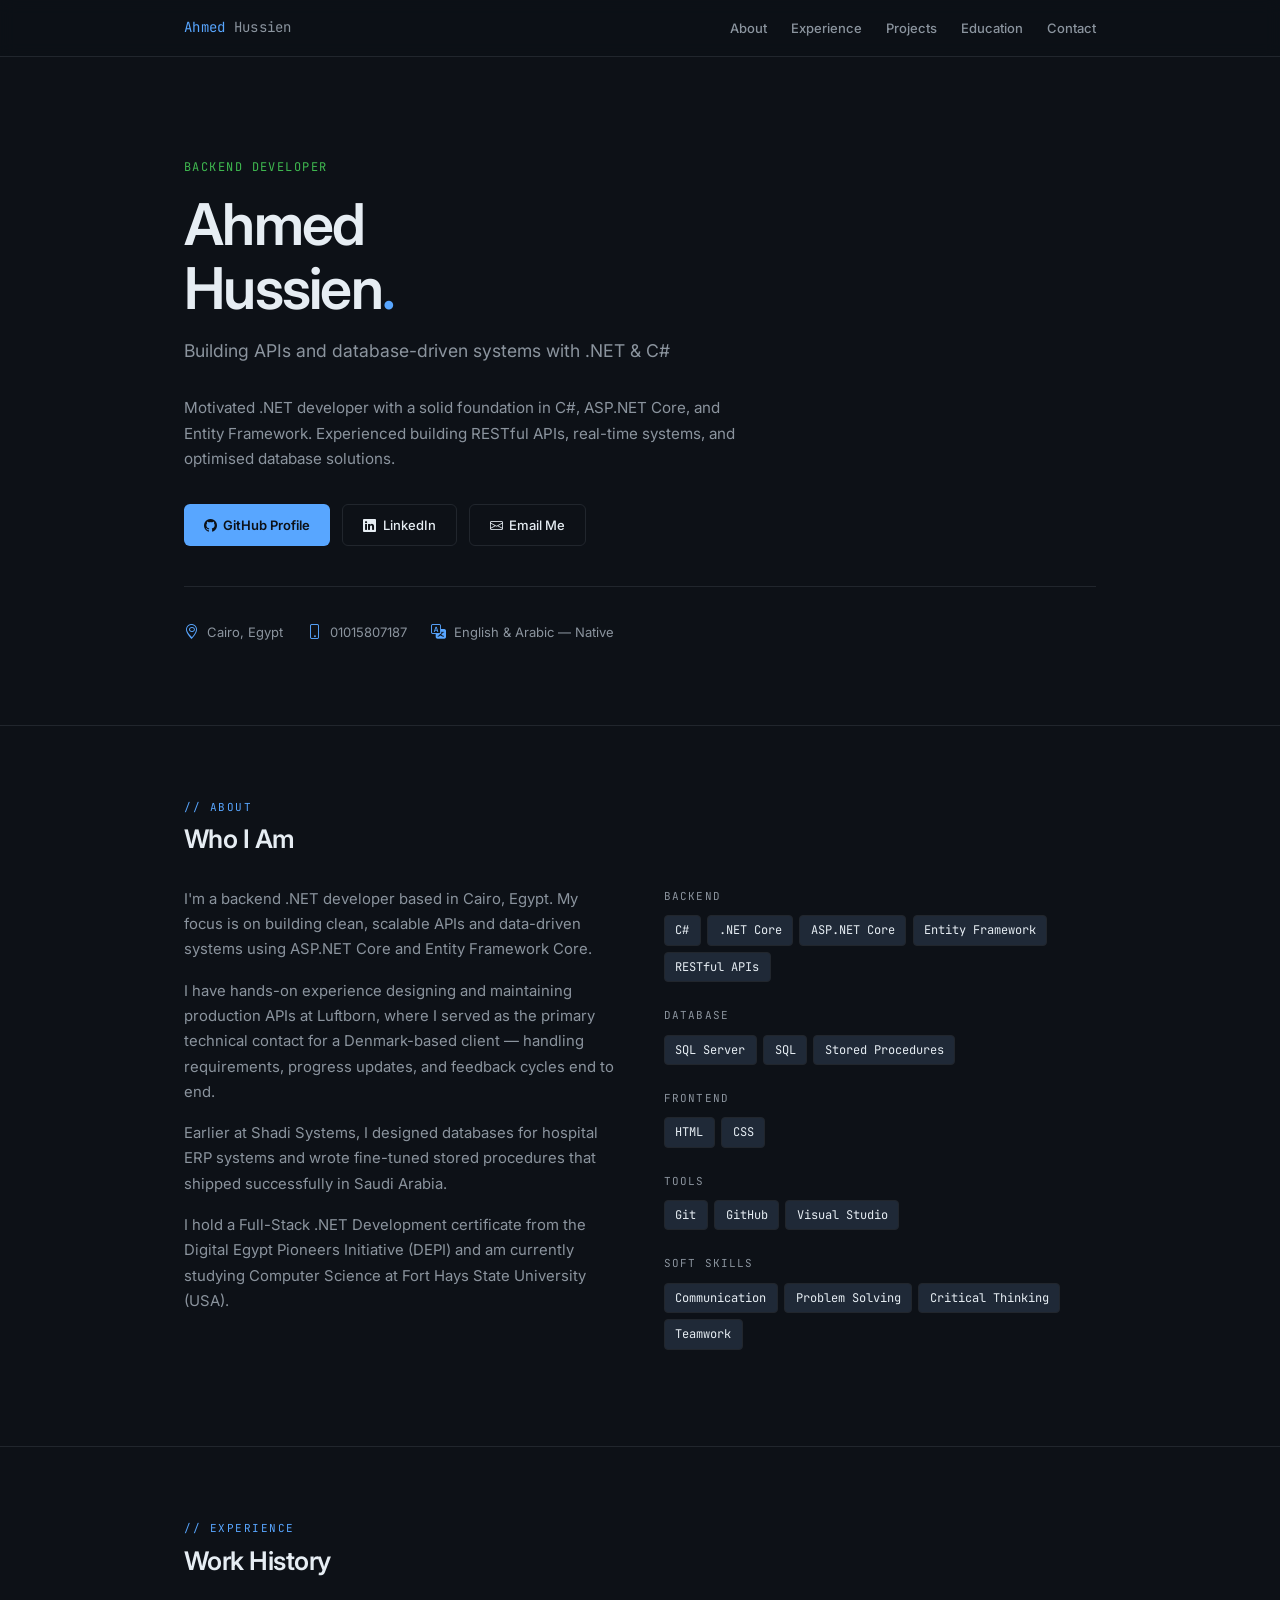
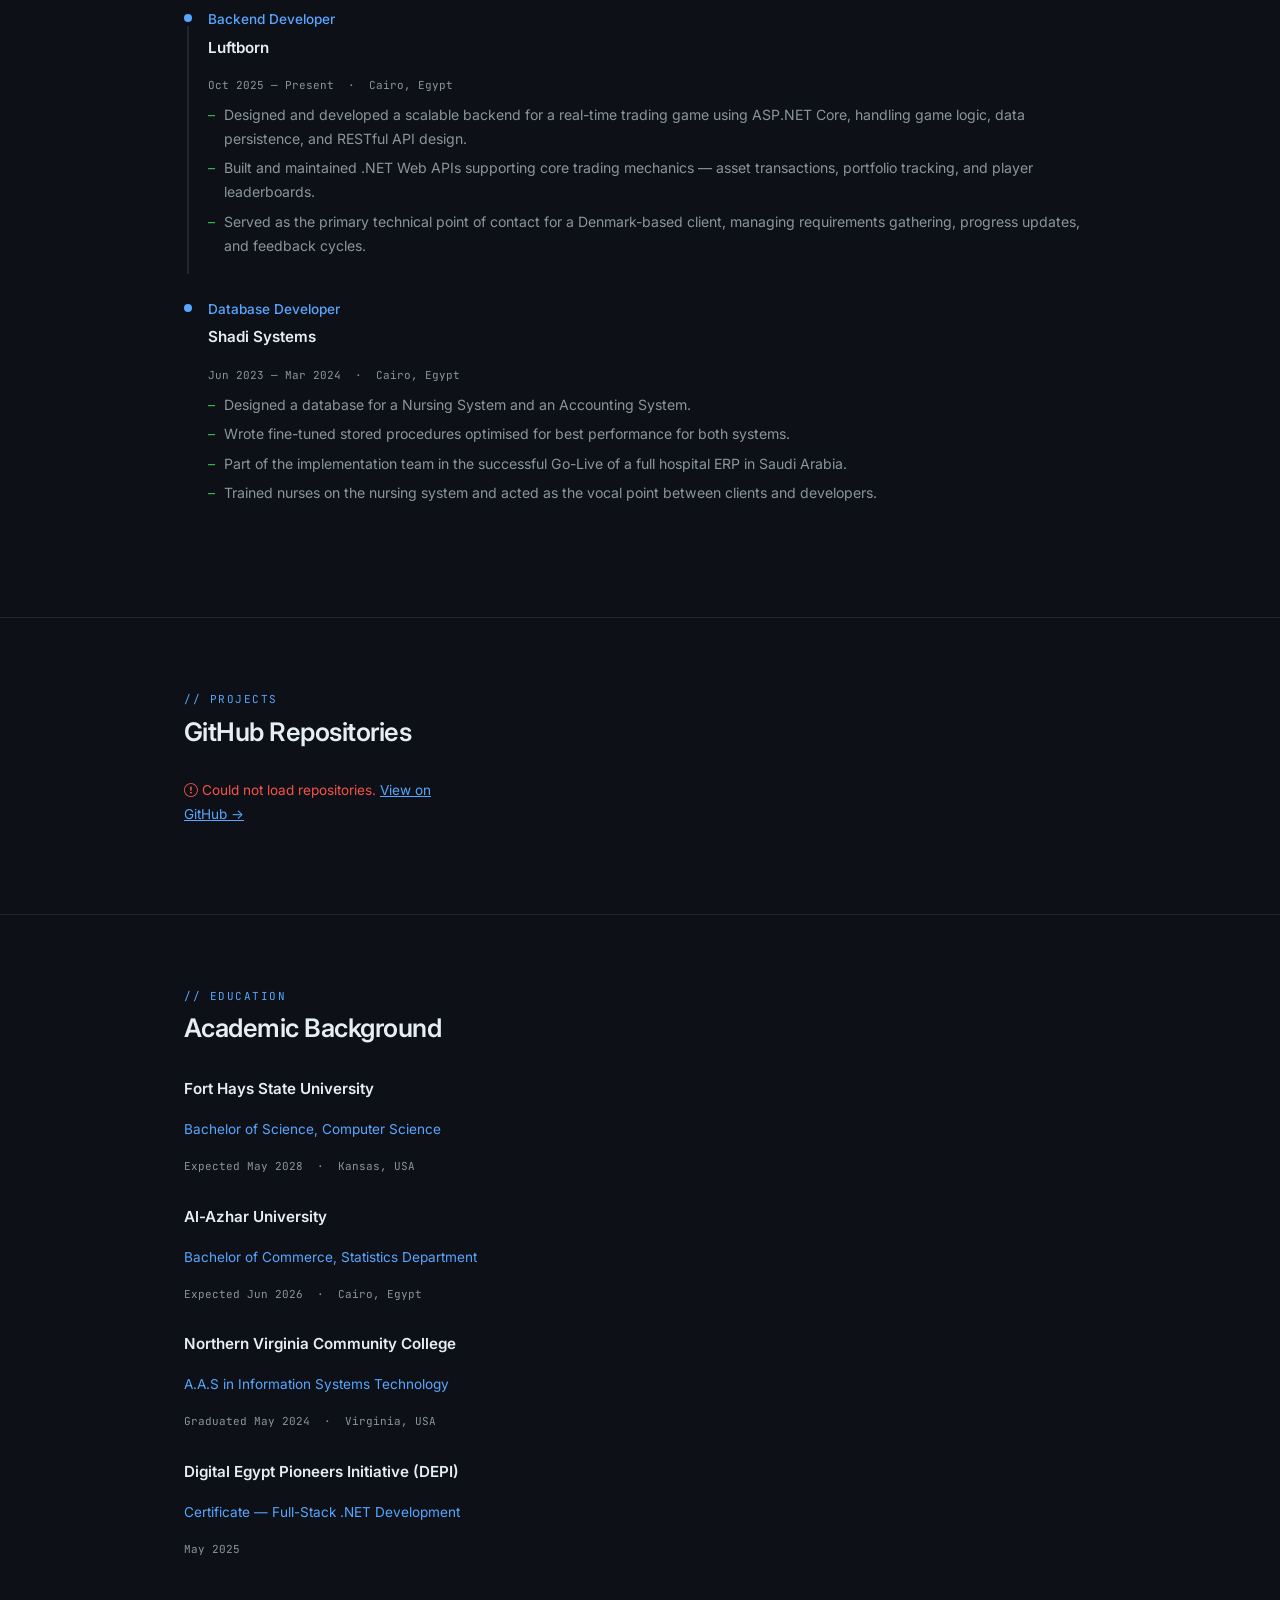
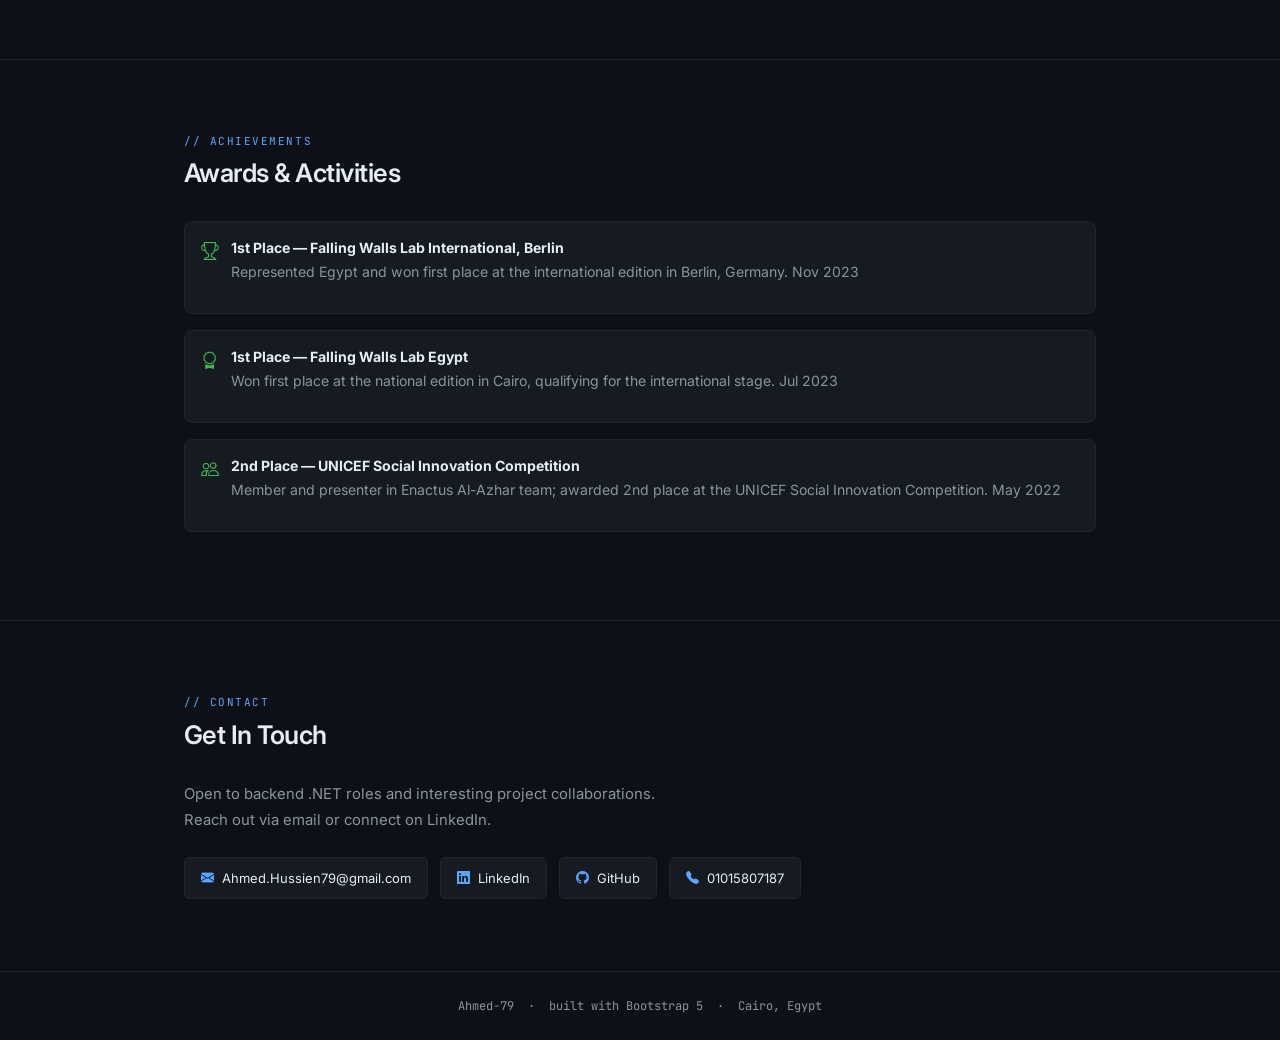
<file: index.html>
<!DOCTYPE html>
<html lang="en">
<head>
  <meta charset="UTF-8" />
  <meta name="viewport" content="width=device-width, initial-scale=1.0" />
  <title>Ahmed Hussien — Backend .NET Developer</title>

  <!-- Bootstrap 5 -->
  <link href="https://cdn.jsdelivr.net/npm/bootstrap@5.3.3/dist/css/bootstrap.min.css" rel="stylesheet" />
  <!-- Bootstrap Icons -->
  <link href="https://cdn.jsdelivr.net/npm/bootstrap-icons@1.11.3/font/bootstrap-icons.min.css" rel="stylesheet" />
  <!-- Google Fonts -->
  <link href="https://fonts.googleapis.com/css2?family=Inter:wght@300;400;500;600&family=JetBrains+Mono:wght@400;600&display=swap" rel="stylesheet" />

  <style>
    :root {
      --bg:       #0d1117;
      --surface:  #161b22;
      --border:   #21262d;
      --accent:   #58a6ff;
      --accent2:  #3fb950;
      --text:     #e6edf3;
      --muted:    #8b949e;
      --tag-bg:   #1f2937;
    }

    * { box-sizing: border-box; }

    body {
      background: var(--bg);
      color: var(--text);
      font-family: 'Inter', sans-serif;
      font-size: 15px;
      line-height: 1.7;
      margin: 0;
    }

    /* ── NAV ── */
    nav {
      position: sticky;
      top: 0;
      z-index: 100;
      background: rgba(13,17,23,0.92);
      backdrop-filter: blur(8px);
      border-bottom: 1px solid var(--border);
    }
    .nav-inner {
      max-width: 960px;
      margin: 0 auto;
      padding: 0 1.5rem;
      height: 56px;
      display: flex;
      align-items: center;
      justify-content: space-between;
    }
    .nav-brand {
      font-family: 'JetBrains Mono', monospace;
      font-size: 14px;
      color: var(--accent);
      text-decoration: none;
      letter-spacing: 0.02em;
    }
    .nav-brand span { color: var(--muted); }
    .nav-links { display: flex; gap: 1.5rem; list-style: none; margin: 0; padding: 0; }
    .nav-links a {
      color: var(--muted);
      text-decoration: none;
      font-size: 13px;
      font-weight: 500;
      transition: color .2s;
    }
    .nav-links a:hover { color: var(--text); }

    /* ── SECTIONS ── */
    section { padding: 72px 0; }
    .container-narrow { max-width: 960px; margin: 0 auto; padding: 0 1.5rem; }

    /* ── HERO ── */
    #hero {
      padding: 100px 0 80px;
      border-bottom: 1px solid var(--border);
    }
    .eyebrow {
      font-family: 'JetBrains Mono', monospace;
      font-size: 12px;
      color: var(--accent2);
      letter-spacing: 0.12em;
      text-transform: uppercase;
      margin-bottom: 1rem;
    }
    .hero-name {
      font-size: clamp(2.2rem, 5vw, 3.6rem);
      font-weight: 600;
      line-height: 1.1;
      letter-spacing: -0.03em;
      margin-bottom: 1rem;
    }
    .hero-name .dot { color: var(--accent); }
    .hero-role {
      font-size: 1.1rem;
      color: var(--muted);
      margin-bottom: 1.8rem;
      font-weight: 400;
    }
    .hero-summary {
      max-width: 560px;
      color: var(--muted);
      font-size: 0.95rem;
      margin-bottom: 2rem;
    }
    .hero-ctas { display: flex; gap: .75rem; flex-wrap: wrap; }
    .btn-primary-custom {
      background: var(--accent);
      color: #0d1117;
      border: none;
      padding: .55rem 1.25rem;
      border-radius: 6px;
      font-size: 13px;
      font-weight: 600;
      text-decoration: none;
      transition: opacity .2s;
      display: inline-flex; align-items: center; gap: .4rem;
    }
    .btn-primary-custom:hover { opacity: .85; color: #0d1117; }
    .btn-ghost {
      background: transparent;
      color: var(--text);
      border: 1px solid var(--border);
      padding: .55rem 1.25rem;
      border-radius: 6px;
      font-size: 13px;
      font-weight: 500;
      text-decoration: none;
      transition: border-color .2s;
      display: inline-flex; align-items: center; gap: .4rem;
    }
    .btn-ghost:hover { border-color: var(--muted); color: var(--text); }
    .hero-meta {
      display: flex; gap: 1.5rem; flex-wrap: wrap;
      margin-top: 2.5rem;
      padding-top: 2rem;
      border-top: 1px solid var(--border);
    }
    .hero-meta-item {
      display: flex; align-items: center; gap: .5rem;
      font-size: 13px; color: var(--muted);
    }
    .hero-meta-item i { color: var(--accent); font-size: 15px; }

    /* ── SECTION TITLES ── */
    .section-label {
      font-family: 'JetBrains Mono', monospace;
      font-size: 11px;
      letter-spacing: .14em;
      text-transform: uppercase;
      color: var(--accent);
      margin-bottom: .5rem;
    }
    .section-title {
      font-size: 1.6rem;
      font-weight: 600;
      letter-spacing: -.02em;
      margin-bottom: 2rem;
    }

    /* ── ABOUT ── */
    #about { border-bottom: 1px solid var(--border); }
    .about-grid {
      display: grid;
      grid-template-columns: 1fr 1fr;
      gap: 3rem;
      align-items: start;
    }
    @media (max-width: 700px) { .about-grid { grid-template-columns: 1fr; gap: 2rem; } }
    .about-text p { color: var(--muted); font-size: .93rem; margin-bottom: 1rem; }

    /* ── SKILLS ── */
    .skill-group { margin-bottom: 1.5rem; }
    .skill-group-label {
      font-size: 11px;
      font-family: 'JetBrains Mono', monospace;
      color: var(--muted);
      text-transform: uppercase;
      letter-spacing: .1em;
      margin-bottom: .6rem;
    }
    .skill-tags { display: flex; flex-wrap: wrap; gap: .4rem; }
    .skill-tag {
      background: var(--tag-bg);
      color: var(--text);
      font-size: 12px;
      padding: .25rem .65rem;
      border-radius: 4px;
      border: 1px solid var(--border);
      font-family: 'JetBrains Mono', monospace;
    }

    /* ── EXPERIENCE ── */
    #experience { border-bottom: 1px solid var(--border); }
    .exp-item {
      position: relative;
      padding-left: 1.5rem;
      margin-bottom: 2.5rem;
    }
    .exp-item::before {
      content: '';
      position: absolute;
      left: 0;
      top: 6px;
      width: 8px; height: 8px;
      border-radius: 50%;
      background: var(--accent);
    }
    .exp-item::after {
      content: '';
      position: absolute;
      left: 3px;
      top: 18px;
      width: 2px;
      bottom: -16px;
      background: var(--border);
    }
    .exp-item:last-child::after { display: none; }
    .exp-company {
      font-weight: 600;
      font-size: .95rem;
      color: var(--text);
    }
    .exp-role {
      font-size: .85rem;
      color: var(--accent);
      font-weight: 500;
      margin-bottom: .2rem;
    }
    .exp-period {
      font-size: 11px;
      color: var(--muted);
      font-family: 'JetBrains Mono', monospace;
      margin-bottom: .5rem;
    }
    .exp-bullets { list-style: none; padding: 0; margin: 0; }
    .exp-bullets li {
      font-size: .88rem;
      color: var(--muted);
      padding-left: 1rem;
      position: relative;
      margin-bottom: .35rem;
    }
    .exp-bullets li::before {
      content: '–';
      position: absolute;
      left: 0;
      color: var(--accent2);
    }

    /* ── PROJECTS ── */
    #projects { border-bottom: 1px solid var(--border); }
    .projects-grid {
      display: grid;
      grid-template-columns: repeat(auto-fill, minmax(280px, 1fr));
      gap: 1rem;
    }
    .project-card {
      background: var(--surface);
      border: 1px solid var(--border);
      border-radius: 8px;
      padding: 1.25rem;
      display: flex;
      flex-direction: column;
      gap: .6rem;
      transition: border-color .2s, transform .2s;
      text-decoration: none;
    }
    .project-card:hover {
      border-color: var(--accent);
      transform: translateY(-2px);
    }
    .project-card-header {
      display: flex;
      align-items: flex-start;
      justify-content: space-between;
      gap: .5rem;
    }
    .project-name {
      font-weight: 600;
      font-size: .9rem;
      color: var(--accent);
      font-family: 'JetBrains Mono', monospace;
    }
    .project-icon { color: var(--muted); font-size: 1rem; flex-shrink: 0; }
    .project-desc {
      font-size: .83rem;
      color: var(--muted);
      flex: 1;
    }
    .project-footer {
      display: flex;
      align-items: center;
      justify-content: space-between;
      margin-top: auto;
    }
    .lang-dot {
      display: inline-block;
      width: 10px; height: 10px;
      border-radius: 50%;
      margin-right: .35rem;
    }
    .lang-label { font-size: 11px; color: var(--muted); }
    .project-stars { font-size: 11px; color: var(--muted); display: flex; align-items: center; gap: .25rem; }
    .loading-msg { color: var(--muted); font-size: .9rem; }
    .error-msg { color: #f85149; font-size: .85rem; }

    /* ── EDUCATION ── */
    #education { border-bottom: 1px solid var(--border); }
    .edu-item { margin-bottom: 1.75rem; }
    .edu-school { font-weight: 600; font-size: .95rem; }
    .edu-degree { font-size: .85rem; color: var(--accent); }
    .edu-period { font-size: 11px; color: var(--muted); font-family: 'JetBrains Mono', monospace; }

    /* ── ACHIEVEMENTS ── */
    #achievements { border-bottom: 1px solid var(--border); }
    .achievement-item {
      display: flex; align-items: flex-start; gap: .75rem;
      margin-bottom: 1rem;
      padding: .85rem 1rem;
      background: var(--surface);
      border: 1px solid var(--border);
      border-radius: 8px;
    }
    .achievement-icon { color: var(--accent2); font-size: 1.1rem; flex-shrink: 0; margin-top: .1rem; }
    .achievement-text { font-size: .88rem; color: var(--muted); }

    /* ── CONTACT ── */
    #contact { padding: 72px 0; }
    .contact-links { display: flex; flex-wrap: wrap; gap: .75rem; margin-top: 1.5rem; }
    .contact-link {
      display: inline-flex; align-items: center; gap: .5rem;
      background: var(--surface);
      border: 1px solid var(--border);
      color: var(--text);
      text-decoration: none;
      font-size: 13px;
      padding: .55rem 1rem;
      border-radius: 6px;
      transition: border-color .2s;
    }
    .contact-link:hover { border-color: var(--accent); color: var(--text); }
    .contact-link i { color: var(--accent); }

    /* ── FOOTER ── */
    footer {
      border-top: 1px solid var(--border);
      padding: 1.5rem;
      text-align: center;
      font-size: 12px;
      color: var(--muted);
      font-family: 'JetBrains Mono', monospace;
    }

    /* ── LANG COLORS ── */
    .lang-csharp    { background: #178600; }
    .lang-js        { background: #f1e05a; }
    .lang-ts        { background: #3178c6; }
    .lang-python    { background: #3572A5; }
    .lang-html      { background: #e34c26; }
    .lang-css       { background: #563d7c; }
    .lang-java      { background: #b07219; }
    .lang-go        { background: #00ADD8; }
    .lang-other     { background: #8b949e; }
  </style>
</head>
<body>

<!-- ══ NAV ══ -->
<nav>
  <div class="nav-inner">
    <a class="nav-brand" href="#hero">Ahmed<span> Hussien</span></a>
    <ul class="nav-links">
      <li><a href="#about">About</a></li>
      <li><a href="#experience">Experience</a></li>
      <li><a href="#projects">Projects</a></li>
      <li><a href="#education">Education</a></li>
      <li><a href="#contact">Contact</a></li>
    </ul>
  </div>
</nav>

<!-- ══ HERO ══ -->
<section id="hero">
  <div class="container-narrow">
    <p class="eyebrow">Backend Developer</p>
    <h1 class="hero-name">Ahmed<br>Hussien<span class="dot">.</span></h1>
    <p class="hero-role">Building APIs and database-driven systems with .NET &amp; C#</p>
    <p class="hero-summary">
      Motivated .NET developer with a solid foundation in C#, ASP.NET Core, and Entity Framework.
      Experienced building RESTful APIs, real-time systems, and optimised database solutions.
    </p>
    <div class="hero-ctas">
      <a href="https://github.com/Ahmed-79" target="_blank" class="btn-primary-custom">
        <i class="bi bi-github"></i> GitHub Profile
      </a>
      <a href="https://www.linkedin.com/in/Ahmed-Hussien/" target="_blank" class="btn-ghost">
        <i class="bi bi-linkedin"></i> LinkedIn
      </a>
      <a href="mailto:Ahmed.Hussien79@gmail.com" class="btn-ghost">
        <i class="bi bi-envelope"></i> Email Me
      </a>
    </div>
    <div class="hero-meta">
      <span class="hero-meta-item"><i class="bi bi-geo-alt"></i> Cairo, Egypt</span>
      <span class="hero-meta-item"><i class="bi bi-phone"></i> 01015807187</span>
      <span class="hero-meta-item"><i class="bi bi-translate"></i> English &amp; Arabic — Native</span>
    </div>
  </div>
</section>

<!-- ══ ABOUT ══ -->
<section id="about">
  <div class="container-narrow">
    <p class="section-label">// about</p>
    <h2 class="section-title">Who I Am</h2>
    <div class="about-grid">
      <div class="about-text">
        <p>
          I'm a backend .NET developer based in Cairo, Egypt. My focus is on building clean, scalable APIs and
          data-driven systems using ASP.NET Core and Entity Framework Core.
        </p>
        <p>
          I have hands-on experience designing and maintaining production APIs at Luftborn, where I served as
          the primary technical contact for a Denmark-based client — handling requirements, progress updates, and
          feedback cycles end to end.
        </p>
        <p>
          Earlier at Shadi Systems, I designed databases for hospital ERP systems and wrote fine-tuned stored
          procedures that shipped successfully in Saudi Arabia.
        </p>
        <p>
          I hold a Full-Stack .NET Development certificate from the Digital Egypt Pioneers Initiative (DEPI)
          and am currently studying Computer Science at Fort Hays State University (USA).
        </p>
      </div>
      <div>
        <div class="skill-group">
          <p class="skill-group-label">Backend</p>
          <div class="skill-tags">
            <span class="skill-tag">C#</span>
            <span class="skill-tag">.NET Core</span>
            <span class="skill-tag">ASP.NET Core</span>
            <span class="skill-tag">Entity Framework</span>
            <span class="skill-tag">RESTful APIs</span>
          </div>
        </div>
        <div class="skill-group">
          <p class="skill-group-label">Database</p>
          <div class="skill-tags">
            <span class="skill-tag">SQL Server</span>
            <span class="skill-tag">SQL</span>
            <span class="skill-tag">Stored Procedures</span>
          </div>
        </div>
        <div class="skill-group">
          <p class="skill-group-label">Frontend</p>
          <div class="skill-tags">
            <span class="skill-tag">HTML</span>
            <span class="skill-tag">CSS</span>
          </div>
        </div>
        <div class="skill-group">
          <p class="skill-group-label">Tools</p>
          <div class="skill-tags">
            <span class="skill-tag">Git</span>
            <span class="skill-tag">GitHub</span>
            <span class="skill-tag">Visual Studio</span>
          </div>
        </div>
        <div class="skill-group">
          <p class="skill-group-label">Soft Skills</p>
          <div class="skill-tags">
            <span class="skill-tag">Communication</span>
            <span class="skill-tag">Problem Solving</span>
            <span class="skill-tag">Critical Thinking</span>
            <span class="skill-tag">Teamwork</span>
          </div>
        </div>
      </div>
    </div>
  </div>
</section>

<!-- ══ EXPERIENCE ══ -->
<section id="experience">
  <div class="container-narrow">
    <p class="section-label">// experience</p>
    <h2 class="section-title">Work History</h2>

    <div class="exp-item">
      <p class="exp-role">Backend Developer</p>
      <p class="exp-company">Luftborn</p>
      <p class="exp-period">Oct 2025 — Present &nbsp;·&nbsp; Cairo, Egypt</p>
      <ul class="exp-bullets">
        <li>Designed and developed a scalable backend for a real-time trading game using ASP.NET Core, handling game logic, data persistence, and RESTful API design.</li>
        <li>Built and maintained .NET Web APIs supporting core trading mechanics — asset transactions, portfolio tracking, and player leaderboards.</li>
        <li>Served as the primary technical point of contact for a Denmark-based client, managing requirements gathering, progress updates, and feedback cycles.</li>
      </ul>
    </div>

    <div class="exp-item">
      <p class="exp-role">Database Developer</p>
      <p class="exp-company">Shadi Systems</p>
      <p class="exp-period">Jun 2023 — Mar 2024 &nbsp;·&nbsp; Cairo, Egypt</p>
      <ul class="exp-bullets">
        <li>Designed a database for a Nursing System and an Accounting System.</li>
        <li>Wrote fine-tuned stored procedures optimised for best performance for both systems.</li>
        <li>Part of the implementation team in the successful Go-Live of a full hospital ERP in Saudi Arabia.</li>
        <li>Trained nurses on the nursing system and acted as the vocal point between clients and developers.</li>
      </ul>
    </div>
  </div>
</section>

<!-- ══ PROJECTS ══ -->
<section id="projects">
  <div class="container-narrow">
    <p class="section-label">// projects</p>
    <h2 class="section-title">GitHub Repositories</h2>
    <div id="projects-grid" class="projects-grid">
      <p class="loading-msg"><i class="bi bi-arrow-repeat"></i> Loading repositories…</p>
    </div>
  </div>
</section>

<!-- ══ EDUCATION ══ -->
<section id="education">
  <div class="container-narrow">
    <p class="section-label">// education</p>
    <h2 class="section-title">Academic Background</h2>

    <div class="edu-item">
      <p class="edu-school">Fort Hays State University</p>
      <p class="edu-degree">Bachelor of Science, Computer Science</p>
      <p class="edu-period">Expected May 2028 &nbsp;·&nbsp; Kansas, USA</p>
    </div>

    <div class="edu-item">
      <p class="edu-school">Al-Azhar University</p>
      <p class="edu-degree">Bachelor of Commerce, Statistics Department</p>
      <p class="edu-period">Expected Jun 2026 &nbsp;·&nbsp; Cairo, Egypt</p>
    </div>

    <div class="edu-item">
      <p class="edu-school">Northern Virginia Community College</p>
      <p class="edu-degree">A.A.S in Information Systems Technology</p>
      <p class="edu-period">Graduated May 2024 &nbsp;·&nbsp; Virginia, USA</p>
    </div>

    <div class="edu-item">
      <p class="edu-school">Digital Egypt Pioneers Initiative (DEPI)</p>
      <p class="edu-degree">Certificate — Full-Stack .NET Development</p>
      <p class="edu-period">May 2025</p>
    </div>
  </div>
</section>

<!-- ══ ACHIEVEMENTS ══ -->
<section id="achievements">
  <div class="container-narrow">
    <p class="section-label">// achievements</p>
    <h2 class="section-title">Awards &amp; Activities</h2>

    <div class="achievement-item">
      <i class="bi bi-trophy achievement-icon"></i>
      <p class="achievement-text">
        <strong style="color:var(--text)">1st Place — Falling Walls Lab International, Berlin</strong><br>
        Represented Egypt and won first place at the international edition in Berlin, Germany. Nov 2023
      </p>
    </div>

    <div class="achievement-item">
      <i class="bi bi-award achievement-icon"></i>
      <p class="achievement-text">
        <strong style="color:var(--text)">1st Place — Falling Walls Lab Egypt</strong><br>
        Won first place at the national edition in Cairo, qualifying for the international stage. Jul 2023
      </p>
    </div>

    <div class="achievement-item">
      <i class="bi bi-people achievement-icon"></i>
      <p class="achievement-text">
        <strong style="color:var(--text)">2nd Place — UNICEF Social Innovation Competition</strong><br>
        Member and presenter in Enactus Al-Azhar team; awarded 2nd place at the UNICEF Social Innovation Competition. May 2022
      </p>
    </div>
  </div>
</section>

<!-- ══ CONTACT ══ -->
<section id="contact">
  <div class="container-narrow">
    <p class="section-label">// contact</p>
    <h2 class="section-title">Get In Touch</h2>
    <p style="color:var(--muted); font-size:.93rem; max-width:480px;">
      Open to backend .NET roles and interesting project collaborations.
      Reach out via email or connect on LinkedIn.
    </p>
    <div class="contact-links">
      <a href="mailto:Ahmed.Hussien79@gmail.com" class="contact-link">
        <i class="bi bi-envelope-fill"></i> Ahmed.Hussien79@gmail.com
      </a>
      <a href="https://www.linkedin.com/in/Ahmed-Hussien/" target="_blank" class="contact-link">
        <i class="bi bi-linkedin"></i> LinkedIn
      </a>
      <a href="https://github.com/Ahmed-79" target="_blank" class="contact-link">
        <i class="bi bi-github"></i> GitHub
      </a>
      <a href="tel:01015807187" class="contact-link">
        <i class="bi bi-telephone-fill"></i> 01015807187
      </a>
    </div>
  </div>
</section>

<!-- ══ FOOTER ══ -->
<footer>
  <span>Ahmed-79 &nbsp;·&nbsp; built with Bootstrap 5 &nbsp;·&nbsp; Cairo, Egypt</span>
</footer>

<!-- Bootstrap JS -->
<script src="https://cdn.jsdelivr.net/npm/bootstrap@5.3.3/dist/js/bootstrap.bundle.min.js"></script>

<script>
  // ── Language colour map ──
  const langColors = {
    'C#':         { cls: 'lang-csharp',  hex: '#178600' },
    'JavaScript': { cls: 'lang-js',      hex: '#f1e05a' },
    'TypeScript': { cls: 'lang-ts',      hex: '#3178c6' },
    'Python':     { cls: 'lang-python',  hex: '#3572A5' },
    'HTML':       { cls: 'lang-html',    hex: '#e34c26' },
    'CSS':        { cls: 'lang-css',     hex: '#563d7c' },
    'Java':       { cls: 'lang-java',    hex: '#b07219' },
    'Go':         { cls: 'lang-go',      hex: '#00ADD8' },
  };

  function getLangDot(lang) {
    if (!lang) return '';
    const info = langColors[lang] || { cls: 'lang-other', hex: '#8b949e' };
    return `<span class="lang-dot ${info.cls}" style="background:${info.hex}"></span>
            <span class="lang-label">${lang}</span>`;
  }

  // ── Description fallback map ──
  const descFallbacks = {
    'EFPersonApp': 'A C# demo project practising Entity Framework Core CRUD operations with a Person entity and DbContext.',
    'BestStoreApi': 'RESTful API for a store management system built with ASP.NET Core and Entity Framework. Supports full CRUD operations for products with a SQL Server backend.',
    'DapperStudentApp': 'Dapper Student App is a lightweight ASP.NET application that demonstrates CRUD operations for managing student records using Dapper and SQL Server. The project showcases high-performance data access, clean repository-based architecture, and efficient database interaction with a micro-ORM.',
    'Bulky': 'Bulky is a full-stack ASP.NET Core MVC e-commerce application for online book sales. It features secure authentication, role-based authorization, product and order management, shopping cart functionality, online payment integration, and a clean N-Tier architecture using the Repository and Unit of Work patterns for maintainable, scalable code.'
  };

  function cardDesc(repo) {
    if (repo.description) return repo.description;
    return descFallbacks[repo.name] || 'No description provided.';
  }

  // ── Fetch repos from GitHub API ──
  async function loadRepos() {
    const grid = document.getElementById('projects-grid');
    try {
      const res = await fetch('https://api.github.com/users/Ahmed-79/repos?sort=updated&per_page=30&type=public');
      if (!res.ok) throw new Error(`GitHub API error: ${res.status}`);
      const repos = await res.json();

      // Filter out forked repos (optional — remove the filter to show forks too)
      const ownRepos = repos.filter(r => !r.fork);

      if (ownRepos.length === 0) {
        grid.innerHTML = '<p class="error-msg">No public repositories found.</p>';
        return;
      }

      grid.innerHTML = ownRepos.map(repo => console.log(repo.name) || `
        <a href="${repo.html_url}" target="_blank" class="project-card">
          <div class="project-card-header">
            <span class="project-name">${repo.name}</span>
            <i class="bi bi-github project-icon"></i>
          </div>
          <p class="project-desc">${cardDesc(repo)}</p>
          <div class="project-footer">
            <div class="lang-info">${getLangDot(repo.language)}</div>
            <div class="project-stars"><i class="bi bi-star-fill"></i> ${repo.stargazers_count}</div>
          </div>
        </a>
      `
      ).join('');
    } catch (err) {
      grid.innerHTML = `<p class="error-msg"><i class="bi bi-exclamation-circle me-1"></i>Could not load repositories. <a href="https://github.com/Ahmed-79?tab=repositories" target="_blank" style="color:var(--accent)">View on GitHub →</a></p>`;
      console.error(err);
    }
  }

  loadRepos();
</script>
</body>
</html>
</file>
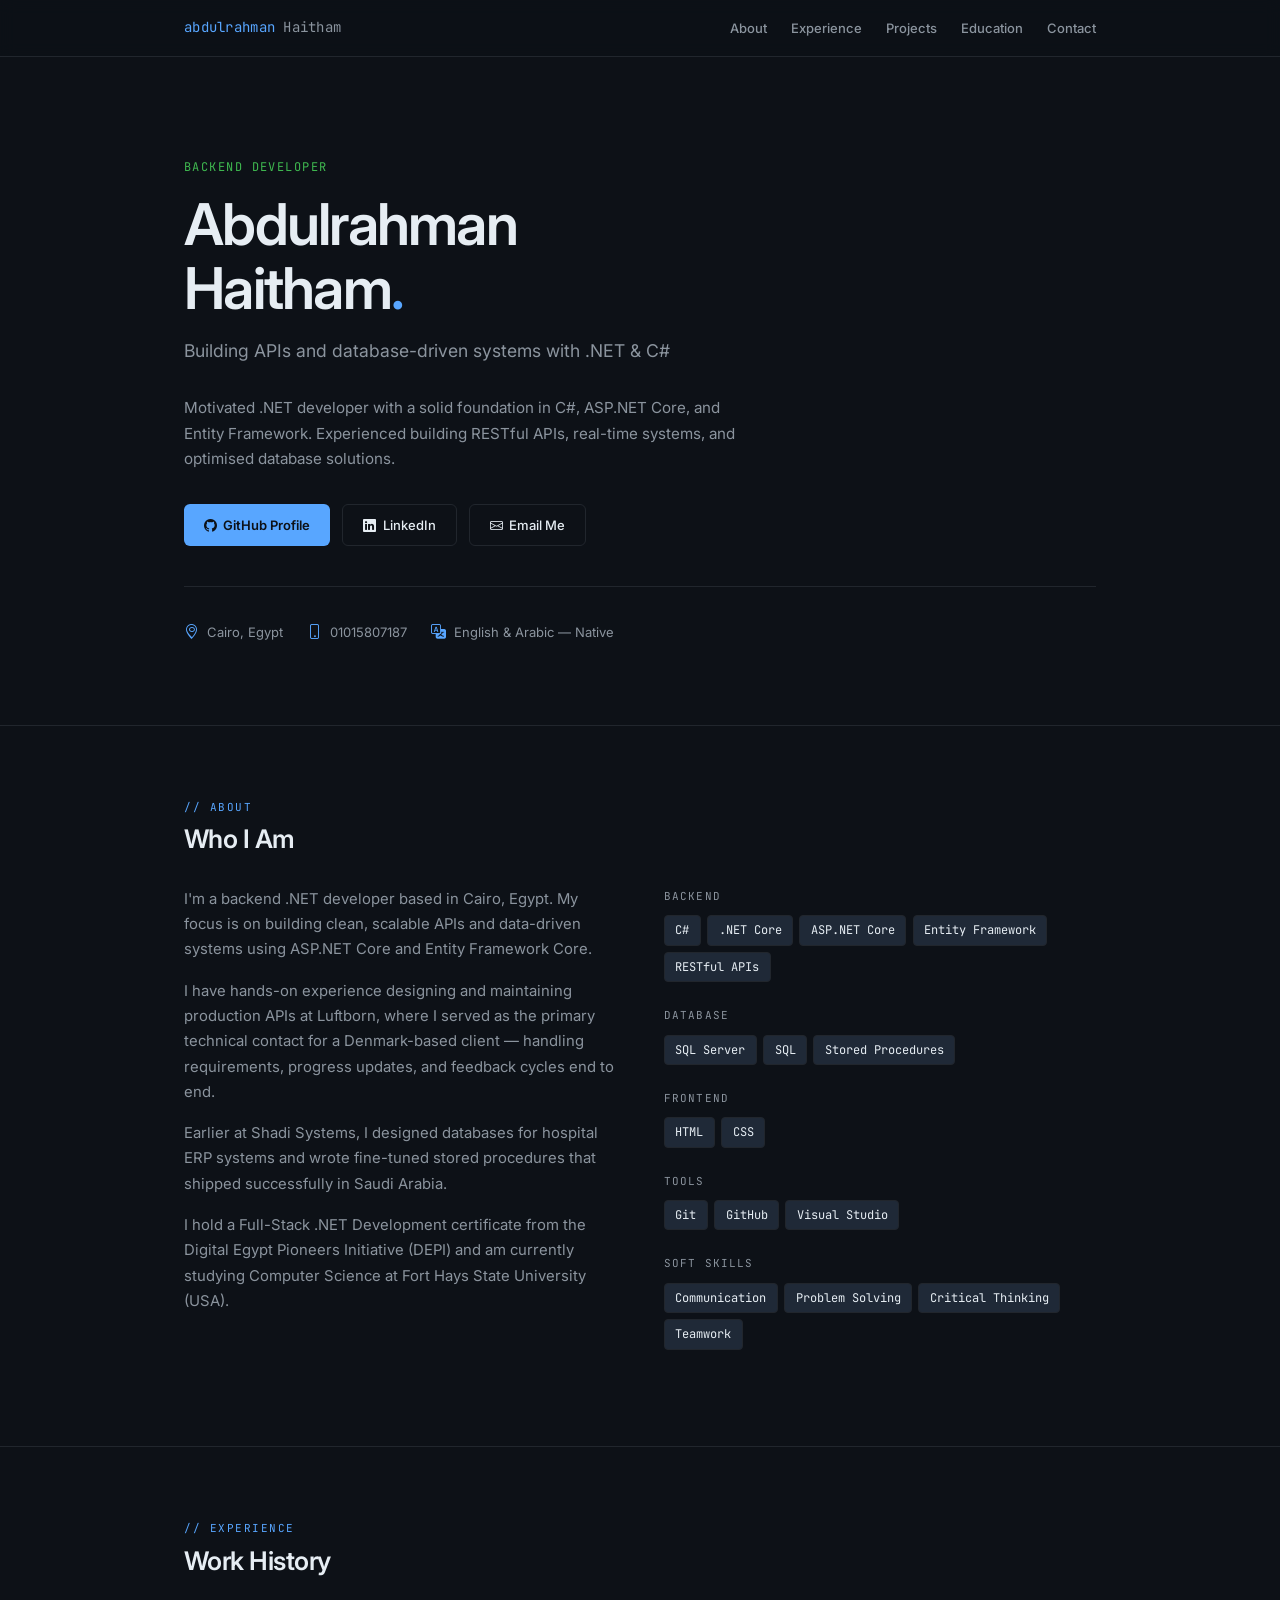
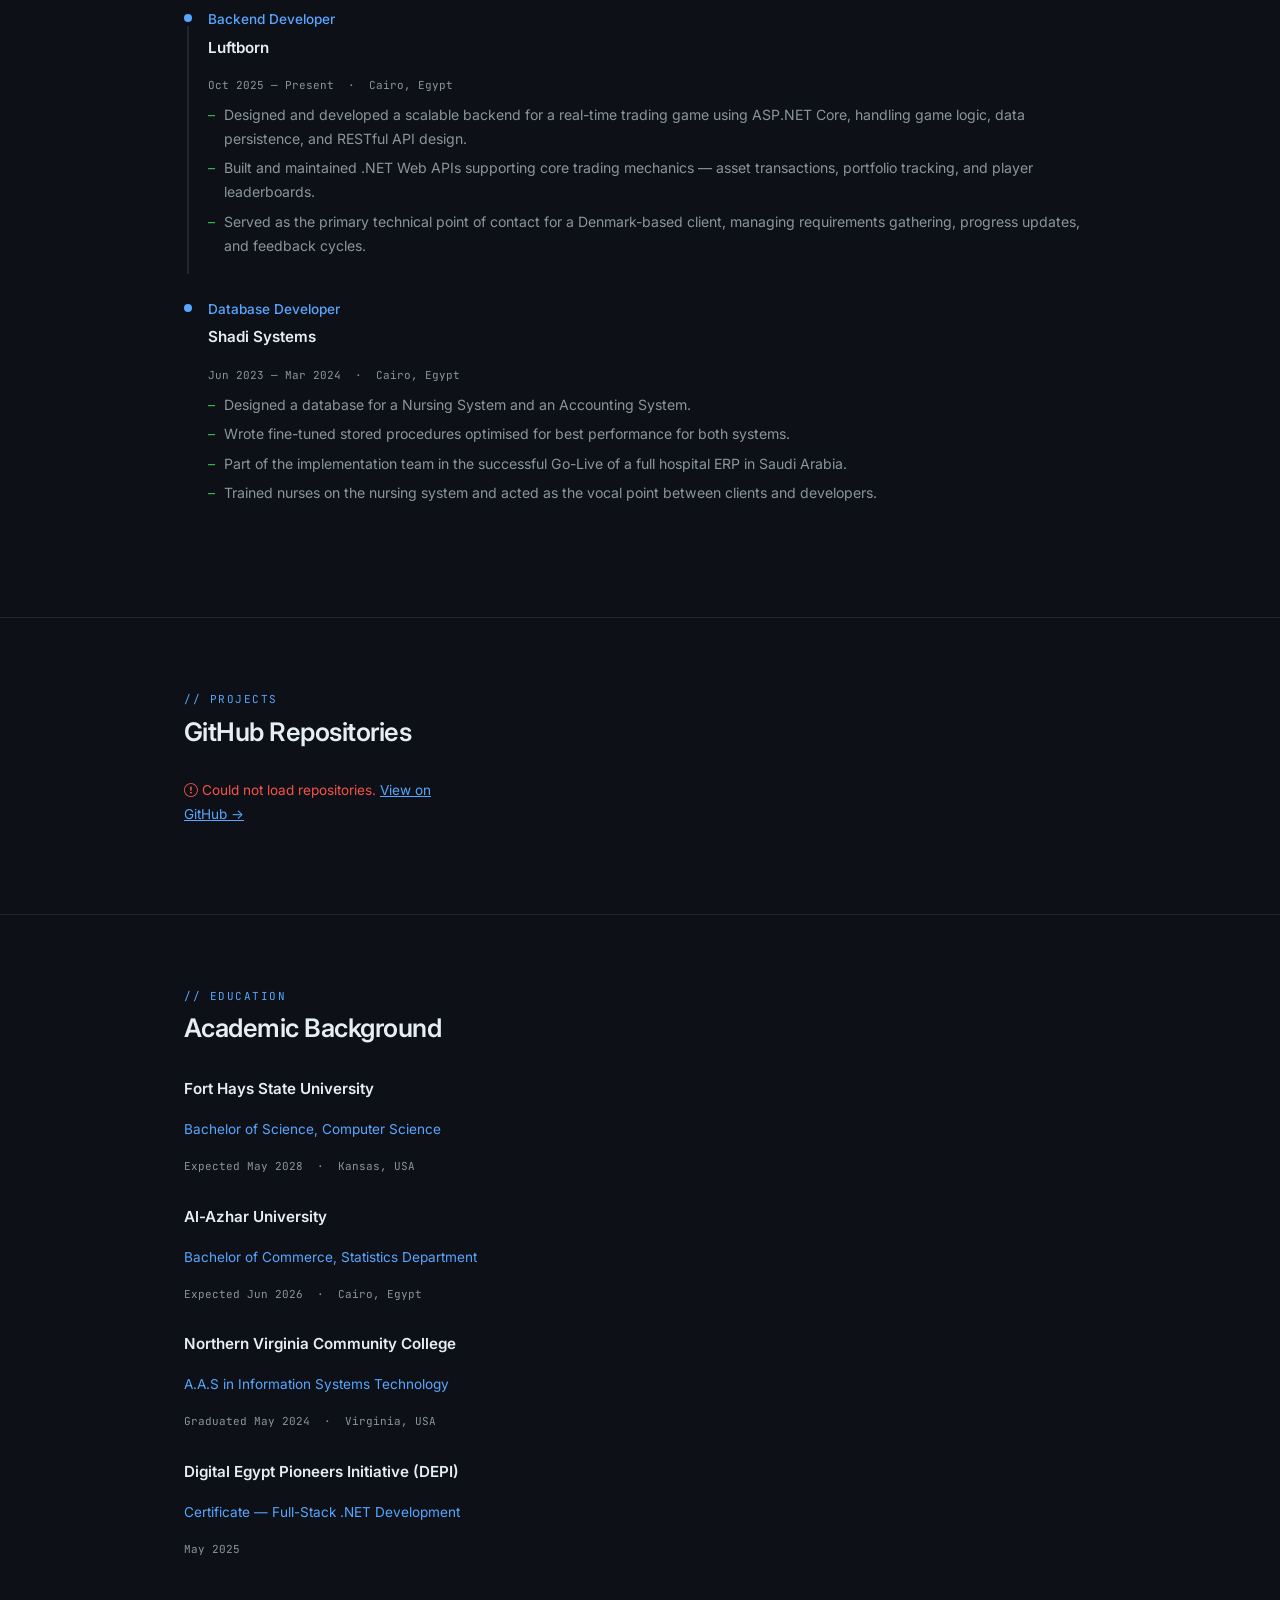
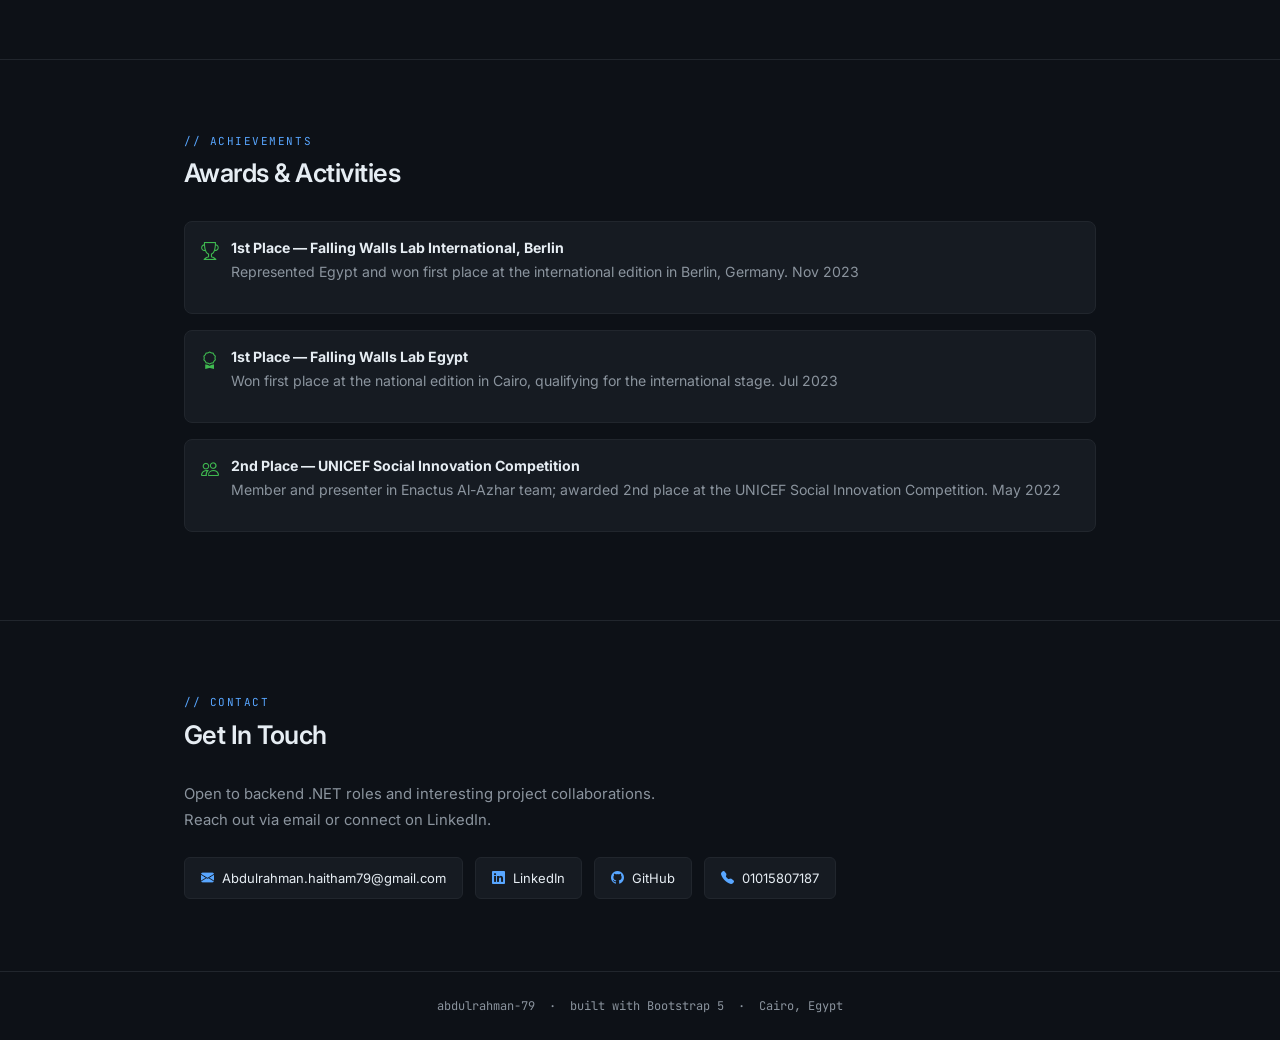
<file: Abdulrahman portfolio/index.html>
<!DOCTYPE html>
<html lang="en">
<head>
  <meta charset="UTF-8" />
  <meta name="viewport" content="width=device-width, initial-scale=1.0" />
  <title>Abdulrahman Haitham — Backend .NET Developer</title>

  <!-- Bootstrap 5 -->
  <link href="https://cdn.jsdelivr.net/npm/bootstrap@5.3.3/dist/css/bootstrap.min.css" rel="stylesheet" />
  <!-- Bootstrap Icons -->
  <link href="https://cdn.jsdelivr.net/npm/bootstrap-icons@1.11.3/font/bootstrap-icons.min.css" rel="stylesheet" />
  <!-- Google Fonts -->
  <link href="https://fonts.googleapis.com/css2?family=Inter:wght@300;400;500;600&family=JetBrains+Mono:wght@400;600&display=swap" rel="stylesheet" />

  <style>
    :root {
      --bg:       #0d1117;
      --surface:  #161b22;
      --border:   #21262d;
      --accent:   #58a6ff;
      --accent2:  #3fb950;
      --text:     #e6edf3;
      --muted:    #8b949e;
      --tag-bg:   #1f2937;
    }

    * { box-sizing: border-box; }

    body {
      background: var(--bg);
      color: var(--text);
      font-family: 'Inter', sans-serif;
      font-size: 15px;
      line-height: 1.7;
      margin: 0;
    }

    /* ── NAV ── */
    nav {
      position: sticky;
      top: 0;
      z-index: 100;
      background: rgba(13,17,23,0.92);
      backdrop-filter: blur(8px);
      border-bottom: 1px solid var(--border);
    }
    .nav-inner {
      max-width: 960px;
      margin: 0 auto;
      padding: 0 1.5rem;
      height: 56px;
      display: flex;
      align-items: center;
      justify-content: space-between;
    }
    .nav-brand {
      font-family: 'JetBrains Mono', monospace;
      font-size: 14px;
      color: var(--accent);
      text-decoration: none;
      letter-spacing: 0.02em;
    }
    .nav-brand span { color: var(--muted); }
    .nav-links { display: flex; gap: 1.5rem; list-style: none; margin: 0; padding: 0; }
    .nav-links a {
      color: var(--muted);
      text-decoration: none;
      font-size: 13px;
      font-weight: 500;
      transition: color .2s;
    }
    .nav-links a:hover { color: var(--text); }

    /* ── SECTIONS ── */
    section { padding: 72px 0; }
    .container-narrow { max-width: 960px; margin: 0 auto; padding: 0 1.5rem; }

    /* ── HERO ── */
    #hero {
      padding: 100px 0 80px;
      border-bottom: 1px solid var(--border);
    }
    .eyebrow {
      font-family: 'JetBrains Mono', monospace;
      font-size: 12px;
      color: var(--accent2);
      letter-spacing: 0.12em;
      text-transform: uppercase;
      margin-bottom: 1rem;
    }
    .hero-name {
      font-size: clamp(2.2rem, 5vw, 3.6rem);
      font-weight: 600;
      line-height: 1.1;
      letter-spacing: -0.03em;
      margin-bottom: 1rem;
    }
    .hero-name .dot { color: var(--accent); }
    .hero-role {
      font-size: 1.1rem;
      color: var(--muted);
      margin-bottom: 1.8rem;
      font-weight: 400;
    }
    .hero-summary {
      max-width: 560px;
      color: var(--muted);
      font-size: 0.95rem;
      margin-bottom: 2rem;
    }
    .hero-ctas { display: flex; gap: .75rem; flex-wrap: wrap; }
    .btn-primary-custom {
      background: var(--accent);
      color: #0d1117;
      border: none;
      padding: .55rem 1.25rem;
      border-radius: 6px;
      font-size: 13px;
      font-weight: 600;
      text-decoration: none;
      transition: opacity .2s;
      display: inline-flex; align-items: center; gap: .4rem;
    }
    .btn-primary-custom:hover { opacity: .85; color: #0d1117; }
    .btn-ghost {
      background: transparent;
      color: var(--text);
      border: 1px solid var(--border);
      padding: .55rem 1.25rem;
      border-radius: 6px;
      font-size: 13px;
      font-weight: 500;
      text-decoration: none;
      transition: border-color .2s;
      display: inline-flex; align-items: center; gap: .4rem;
    }
    .btn-ghost:hover { border-color: var(--muted); color: var(--text); }
    .hero-meta {
      display: flex; gap: 1.5rem; flex-wrap: wrap;
      margin-top: 2.5rem;
      padding-top: 2rem;
      border-top: 1px solid var(--border);
    }
    .hero-meta-item {
      display: flex; align-items: center; gap: .5rem;
      font-size: 13px; color: var(--muted);
    }
    .hero-meta-item i { color: var(--accent); font-size: 15px; }

    /* ── SECTION TITLES ── */
    .section-label {
      font-family: 'JetBrains Mono', monospace;
      font-size: 11px;
      letter-spacing: .14em;
      text-transform: uppercase;
      color: var(--accent);
      margin-bottom: .5rem;
    }
    .section-title {
      font-size: 1.6rem;
      font-weight: 600;
      letter-spacing: -.02em;
      margin-bottom: 2rem;
    }

    /* ── ABOUT ── */
    #about { border-bottom: 1px solid var(--border); }
    .about-grid {
      display: grid;
      grid-template-columns: 1fr 1fr;
      gap: 3rem;
      align-items: start;
    }
    @media (max-width: 700px) { .about-grid { grid-template-columns: 1fr; gap: 2rem; } }
    .about-text p { color: var(--muted); font-size: .93rem; margin-bottom: 1rem; }

    /* ── SKILLS ── */
    .skill-group { margin-bottom: 1.5rem; }
    .skill-group-label {
      font-size: 11px;
      font-family: 'JetBrains Mono', monospace;
      color: var(--muted);
      text-transform: uppercase;
      letter-spacing: .1em;
      margin-bottom: .6rem;
    }
    .skill-tags { display: flex; flex-wrap: wrap; gap: .4rem; }
    .skill-tag {
      background: var(--tag-bg);
      color: var(--text);
      font-size: 12px;
      padding: .25rem .65rem;
      border-radius: 4px;
      border: 1px solid var(--border);
      font-family: 'JetBrains Mono', monospace;
    }

    /* ── EXPERIENCE ── */
    #experience { border-bottom: 1px solid var(--border); }
    .exp-item {
      position: relative;
      padding-left: 1.5rem;
      margin-bottom: 2.5rem;
    }
    .exp-item::before {
      content: '';
      position: absolute;
      left: 0;
      top: 6px;
      width: 8px; height: 8px;
      border-radius: 50%;
      background: var(--accent);
    }
    .exp-item::after {
      content: '';
      position: absolute;
      left: 3px;
      top: 18px;
      width: 2px;
      bottom: -16px;
      background: var(--border);
    }
    .exp-item:last-child::after { display: none; }
    .exp-company {
      font-weight: 600;
      font-size: .95rem;
      color: var(--text);
    }
    .exp-role {
      font-size: .85rem;
      color: var(--accent);
      font-weight: 500;
      margin-bottom: .2rem;
    }
    .exp-period {
      font-size: 11px;
      color: var(--muted);
      font-family: 'JetBrains Mono', monospace;
      margin-bottom: .5rem;
    }
    .exp-bullets { list-style: none; padding: 0; margin: 0; }
    .exp-bullets li {
      font-size: .88rem;
      color: var(--muted);
      padding-left: 1rem;
      position: relative;
      margin-bottom: .35rem;
    }
    .exp-bullets li::before {
      content: '–';
      position: absolute;
      left: 0;
      color: var(--accent2);
    }

    /* ── PROJECTS ── */
    #projects { border-bottom: 1px solid var(--border); }
    .projects-grid {
      display: grid;
      grid-template-columns: repeat(auto-fill, minmax(280px, 1fr));
      gap: 1rem;
    }
    .project-card {
      background: var(--surface);
      border: 1px solid var(--border);
      border-radius: 8px;
      padding: 1.25rem;
      display: flex;
      flex-direction: column;
      gap: .6rem;
      transition: border-color .2s, transform .2s;
      text-decoration: none;
    }
    .project-card:hover {
      border-color: var(--accent);
      transform: translateY(-2px);
    }
    .project-card-header {
      display: flex;
      align-items: flex-start;
      justify-content: space-between;
      gap: .5rem;
    }
    .project-name {
      font-weight: 600;
      font-size: .9rem;
      color: var(--accent);
      font-family: 'JetBrains Mono', monospace;
    }
    .project-icon { color: var(--muted); font-size: 1rem; flex-shrink: 0; }
    .project-desc {
      font-size: .83rem;
      color: var(--muted);
      flex: 1;
    }
    .project-footer {
      display: flex;
      align-items: center;
      justify-content: space-between;
      margin-top: auto;
    }
    .lang-dot {
      display: inline-block;
      width: 10px; height: 10px;
      border-radius: 50%;
      margin-right: .35rem;
    }
    .lang-label { font-size: 11px; color: var(--muted); }
    .project-stars { font-size: 11px; color: var(--muted); display: flex; align-items: center; gap: .25rem; }
    .loading-msg { color: var(--muted); font-size: .9rem; }
    .error-msg { color: #f85149; font-size: .85rem; }

    /* ── EDUCATION ── */
    #education { border-bottom: 1px solid var(--border); }
    .edu-item { margin-bottom: 1.75rem; }
    .edu-school { font-weight: 600; font-size: .95rem; }
    .edu-degree { font-size: .85rem; color: var(--accent); }
    .edu-period { font-size: 11px; color: var(--muted); font-family: 'JetBrains Mono', monospace; }

    /* ── ACHIEVEMENTS ── */
    #achievements { border-bottom: 1px solid var(--border); }
    .achievement-item {
      display: flex; align-items: flex-start; gap: .75rem;
      margin-bottom: 1rem;
      padding: .85rem 1rem;
      background: var(--surface);
      border: 1px solid var(--border);
      border-radius: 8px;
    }
    .achievement-icon { color: var(--accent2); font-size: 1.1rem; flex-shrink: 0; margin-top: .1rem; }
    .achievement-text { font-size: .88rem; color: var(--muted); }

    /* ── CONTACT ── */
    #contact { padding: 72px 0; }
    .contact-links { display: flex; flex-wrap: wrap; gap: .75rem; margin-top: 1.5rem; }
    .contact-link {
      display: inline-flex; align-items: center; gap: .5rem;
      background: var(--surface);
      border: 1px solid var(--border);
      color: var(--text);
      text-decoration: none;
      font-size: 13px;
      padding: .55rem 1rem;
      border-radius: 6px;
      transition: border-color .2s;
    }
    .contact-link:hover { border-color: var(--accent); color: var(--text); }
    .contact-link i { color: var(--accent); }

    /* ── FOOTER ── */
    footer {
      border-top: 1px solid var(--border);
      padding: 1.5rem;
      text-align: center;
      font-size: 12px;
      color: var(--muted);
      font-family: 'JetBrains Mono', monospace;
    }

    /* ── LANG COLORS ── */
    .lang-csharp    { background: #178600; }
    .lang-js        { background: #f1e05a; }
    .lang-ts        { background: #3178c6; }
    .lang-python    { background: #3572A5; }
    .lang-html      { background: #e34c26; }
    .lang-css       { background: #563d7c; }
    .lang-java      { background: #b07219; }
    .lang-go        { background: #00ADD8; }
    .lang-other     { background: #8b949e; }
  </style>
</head>
<body>

<!-- ══ NAV ══ -->
<nav>
  <div class="nav-inner">
    <a class="nav-brand" href="#hero">abdulrahman<span> Haitham</span></a>
    <ul class="nav-links">
      <li><a href="#about">About</a></li>
      <li><a href="#experience">Experience</a></li>
      <li><a href="#projects">Projects</a></li>
      <li><a href="#education">Education</a></li>
      <li><a href="#contact">Contact</a></li>
    </ul>
  </div>
</nav>

<!-- ══ HERO ══ -->
<section id="hero">
  <div class="container-narrow">
    <p class="eyebrow">Backend Developer</p>
    <h1 class="hero-name">Abdulrahman<br>Haitham<span class="dot">.</span></h1>
    <p class="hero-role">Building APIs and database-driven systems with .NET &amp; C#</p>
    <p class="hero-summary">
      Motivated .NET developer with a solid foundation in C#, ASP.NET Core, and Entity Framework.
      Experienced building RESTful APIs, real-time systems, and optimised database solutions.
    </p>
    <div class="hero-ctas">
      <a href="https://github.com/abdulrahman-79" target="_blank" class="btn-primary-custom">
        <i class="bi bi-github"></i> GitHub Profile
      </a>
      <a href="https://www.linkedin.com/in/abdulrahman-haitham/" target="_blank" class="btn-ghost">
        <i class="bi bi-linkedin"></i> LinkedIn
      </a>
      <a href="mailto:Abdulrahman.haitham79@gmail.com" class="btn-ghost">
        <i class="bi bi-envelope"></i> Email Me
      </a>
    </div>
    <div class="hero-meta">
      <span class="hero-meta-item"><i class="bi bi-geo-alt"></i> Cairo, Egypt</span>
      <span class="hero-meta-item"><i class="bi bi-phone"></i> 01015807187</span>
      <span class="hero-meta-item"><i class="bi bi-translate"></i> English &amp; Arabic — Native</span>
    </div>
  </div>
</section>

<!-- ══ ABOUT ══ -->
<section id="about">
  <div class="container-narrow">
    <p class="section-label">// about</p>
    <h2 class="section-title">Who I Am</h2>
    <div class="about-grid">
      <div class="about-text">
        <p>
          I'm a backend .NET developer based in Cairo, Egypt. My focus is on building clean, scalable APIs and
          data-driven systems using ASP.NET Core and Entity Framework Core.
        </p>
        <p>
          I have hands-on experience designing and maintaining production APIs at Luftborn, where I served as
          the primary technical contact for a Denmark-based client — handling requirements, progress updates, and
          feedback cycles end to end.
        </p>
        <p>
          Earlier at Shadi Systems, I designed databases for hospital ERP systems and wrote fine-tuned stored
          procedures that shipped successfully in Saudi Arabia.
        </p>
        <p>
          I hold a Full-Stack .NET Development certificate from the Digital Egypt Pioneers Initiative (DEPI)
          and am currently studying Computer Science at Fort Hays State University (USA).
        </p>
      </div>
      <div>
        <div class="skill-group">
          <p class="skill-group-label">Backend</p>
          <div class="skill-tags">
            <span class="skill-tag">C#</span>
            <span class="skill-tag">.NET Core</span>
            <span class="skill-tag">ASP.NET Core</span>
            <span class="skill-tag">Entity Framework</span>
            <span class="skill-tag">RESTful APIs</span>
          </div>
        </div>
        <div class="skill-group">
          <p class="skill-group-label">Database</p>
          <div class="skill-tags">
            <span class="skill-tag">SQL Server</span>
            <span class="skill-tag">SQL</span>
            <span class="skill-tag">Stored Procedures</span>
          </div>
        </div>
        <div class="skill-group">
          <p class="skill-group-label">Frontend</p>
          <div class="skill-tags">
            <span class="skill-tag">HTML</span>
            <span class="skill-tag">CSS</span>
          </div>
        </div>
        <div class="skill-group">
          <p class="skill-group-label">Tools</p>
          <div class="skill-tags">
            <span class="skill-tag">Git</span>
            <span class="skill-tag">GitHub</span>
            <span class="skill-tag">Visual Studio</span>
          </div>
        </div>
        <div class="skill-group">
          <p class="skill-group-label">Soft Skills</p>
          <div class="skill-tags">
            <span class="skill-tag">Communication</span>
            <span class="skill-tag">Problem Solving</span>
            <span class="skill-tag">Critical Thinking</span>
            <span class="skill-tag">Teamwork</span>
          </div>
        </div>
      </div>
    </div>
  </div>
</section>

<!-- ══ EXPERIENCE ══ -->
<section id="experience">
  <div class="container-narrow">
    <p class="section-label">// experience</p>
    <h2 class="section-title">Work History</h2>

    <div class="exp-item">
      <p class="exp-role">Backend Developer</p>
      <p class="exp-company">Luftborn</p>
      <p class="exp-period">Oct 2025 — Present &nbsp;·&nbsp; Cairo, Egypt</p>
      <ul class="exp-bullets">
        <li>Designed and developed a scalable backend for a real-time trading game using ASP.NET Core, handling game logic, data persistence, and RESTful API design.</li>
        <li>Built and maintained .NET Web APIs supporting core trading mechanics — asset transactions, portfolio tracking, and player leaderboards.</li>
        <li>Served as the primary technical point of contact for a Denmark-based client, managing requirements gathering, progress updates, and feedback cycles.</li>
      </ul>
    </div>

    <div class="exp-item">
      <p class="exp-role">Database Developer</p>
      <p class="exp-company">Shadi Systems</p>
      <p class="exp-period">Jun 2023 — Mar 2024 &nbsp;·&nbsp; Cairo, Egypt</p>
      <ul class="exp-bullets">
        <li>Designed a database for a Nursing System and an Accounting System.</li>
        <li>Wrote fine-tuned stored procedures optimised for best performance for both systems.</li>
        <li>Part of the implementation team in the successful Go-Live of a full hospital ERP in Saudi Arabia.</li>
        <li>Trained nurses on the nursing system and acted as the vocal point between clients and developers.</li>
      </ul>
    </div>
  </div>
</section>

<!-- ══ PROJECTS ══ -->
<section id="projects">
  <div class="container-narrow">
    <p class="section-label">// projects</p>
    <h2 class="section-title">GitHub Repositories</h2>
    <div id="projects-grid" class="projects-grid">
      <p class="loading-msg"><i class="bi bi-arrow-repeat"></i> Loading repositories…</p>
    </div>
  </div>
</section>

<!-- ══ EDUCATION ══ -->
<section id="education">
  <div class="container-narrow">
    <p class="section-label">// education</p>
    <h2 class="section-title">Academic Background</h2>

    <div class="edu-item">
      <p class="edu-school">Fort Hays State University</p>
      <p class="edu-degree">Bachelor of Science, Computer Science</p>
      <p class="edu-period">Expected May 2028 &nbsp;·&nbsp; Kansas, USA</p>
    </div>

    <div class="edu-item">
      <p class="edu-school">Al-Azhar University</p>
      <p class="edu-degree">Bachelor of Commerce, Statistics Department</p>
      <p class="edu-period">Expected Jun 2026 &nbsp;·&nbsp; Cairo, Egypt</p>
    </div>

    <div class="edu-item">
      <p class="edu-school">Northern Virginia Community College</p>
      <p class="edu-degree">A.A.S in Information Systems Technology</p>
      <p class="edu-period">Graduated May 2024 &nbsp;·&nbsp; Virginia, USA</p>
    </div>

    <div class="edu-item">
      <p class="edu-school">Digital Egypt Pioneers Initiative (DEPI)</p>
      <p class="edu-degree">Certificate — Full-Stack .NET Development</p>
      <p class="edu-period">May 2025</p>
    </div>
  </div>
</section>

<!-- ══ ACHIEVEMENTS ══ -->
<section id="achievements">
  <div class="container-narrow">
    <p class="section-label">// achievements</p>
    <h2 class="section-title">Awards &amp; Activities</h2>

    <div class="achievement-item">
      <i class="bi bi-trophy achievement-icon"></i>
      <p class="achievement-text">
        <strong style="color:var(--text)">1st Place — Falling Walls Lab International, Berlin</strong><br>
        Represented Egypt and won first place at the international edition in Berlin, Germany. Nov 2023
      </p>
    </div>

    <div class="achievement-item">
      <i class="bi bi-award achievement-icon"></i>
      <p class="achievement-text">
        <strong style="color:var(--text)">1st Place — Falling Walls Lab Egypt</strong><br>
        Won first place at the national edition in Cairo, qualifying for the international stage. Jul 2023
      </p>
    </div>

    <div class="achievement-item">
      <i class="bi bi-people achievement-icon"></i>
      <p class="achievement-text">
        <strong style="color:var(--text)">2nd Place — UNICEF Social Innovation Competition</strong><br>
        Member and presenter in Enactus Al-Azhar team; awarded 2nd place at the UNICEF Social Innovation Competition. May 2022
      </p>
    </div>
  </div>
</section>

<!-- ══ CONTACT ══ -->
<section id="contact">
  <div class="container-narrow">
    <p class="section-label">// contact</p>
    <h2 class="section-title">Get In Touch</h2>
    <p style="color:var(--muted); font-size:.93rem; max-width:480px;">
      Open to backend .NET roles and interesting project collaborations.
      Reach out via email or connect on LinkedIn.
    </p>
    <div class="contact-links">
      <a href="mailto:Abdulrahman.haitham79@gmail.com" class="contact-link">
        <i class="bi bi-envelope-fill"></i> Abdulrahman.haitham79@gmail.com
      </a>
      <a href="https://www.linkedin.com/in/abdulrahman-haitham/" target="_blank" class="contact-link">
        <i class="bi bi-linkedin"></i> LinkedIn
      </a>
      <a href="https://github.com/abdulrahman-79" target="_blank" class="contact-link">
        <i class="bi bi-github"></i> GitHub
      </a>
      <a href="tel:01015807187" class="contact-link">
        <i class="bi bi-telephone-fill"></i> 01015807187
      </a>
    </div>
  </div>
</section>

<!-- ══ FOOTER ══ -->
<footer>
  <span>abdulrahman-79 &nbsp;·&nbsp; built with Bootstrap 5 &nbsp;·&nbsp; Cairo, Egypt</span>
</footer>

<!-- Bootstrap JS -->
<script src="https://cdn.jsdelivr.net/npm/bootstrap@5.3.3/dist/js/bootstrap.bundle.min.js"></script>

<script>
  // ── Language colour map ──
  const langColors = {
    'C#':         { cls: 'lang-csharp',  hex: '#178600' },
    'JavaScript': { cls: 'lang-js',      hex: '#f1e05a' },
    'TypeScript': { cls: 'lang-ts',      hex: '#3178c6' },
    'Python':     { cls: 'lang-python',  hex: '#3572A5' },
    'HTML':       { cls: 'lang-html',    hex: '#e34c26' },
    'CSS':        { cls: 'lang-css',     hex: '#563d7c' },
    'Java':       { cls: 'lang-java',    hex: '#b07219' },
    'Go':         { cls: 'lang-go',      hex: '#00ADD8' },
  };

  function getLangDot(lang) {
    if (!lang) return '';
    const info = langColors[lang] || { cls: 'lang-other', hex: '#8b949e' };
    return `<span class="lang-dot ${info.cls}" style="background:${info.hex}"></span>
            <span class="lang-label">${lang}</span>`;
  }

  // ── Description fallback map ──
  const descFallbacks = {
    'EFPersonApp': 'A C# demo project practising Entity Framework Core CRUD operations with a Person entity and DbContext.',
    'BestStoreApi': 'RESTful API for a store management system built with ASP.NET Core and Entity Framework. Supports full CRUD operations for products with a SQL Server backend.',
    'DapperStudentApp': 'Dapper Student App is a lightweight ASP.NET application that demonstrates CRUD operations for managing student records using Dapper and SQL Server. The project showcases high-performance data access, clean repository-based architecture, and efficient database interaction with a micro-ORM.',
    'Bulky': 'Bulky is a full-stack ASP.NET Core MVC e-commerce application for online book sales. It features secure authentication, role-based authorization, product and order management, shopping cart functionality, online payment integration, and a clean N-Tier architecture using the Repository and Unit of Work patterns for maintainable, scalable code.'
  };

  function cardDesc(repo) {
    if (repo.description) return repo.description;
    return descFallbacks[repo.name] || 'No description provided.';
  }

  // ── Fetch repos from GitHub API ──
  async function loadRepos() {
    const grid = document.getElementById('projects-grid');
    try {
      const res = await fetch('https://api.github.com/users/abdulrahman-79/repos?sort=updated&per_page=30&type=public');
      if (!res.ok) throw new Error(`GitHub API error: ${res.status}`);
      const repos = await res.json();

      // Filter out forked repos (optional — remove the filter to show forks too)
      const ownRepos = repos.filter(r => !r.fork);

      if (ownRepos.length === 0) {
        grid.innerHTML = '<p class="error-msg">No public repositories found.</p>';
        return;
      }

      grid.innerHTML = ownRepos.map(repo => console.log(repo.name) || `
        <a href="${repo.html_url}" target="_blank" class="project-card">
          <div class="project-card-header">
            <span class="project-name">${repo.name}</span>
            <i class="bi bi-github project-icon"></i>
          </div>
          <p class="project-desc">${cardDesc(repo)}</p>
          <div class="project-footer">
            <div class="lang-info">${getLangDot(repo.language)}</div>
            <div class="project-stars"><i class="bi bi-star-fill"></i> ${repo.stargazers_count}</div>
          </div>
        </a>
      `
      ).join('');
    } catch (err) {
      grid.innerHTML = `<p class="error-msg"><i class="bi bi-exclamation-circle me-1"></i>Could not load repositories. <a href="https://github.com/abdulrahman-79?tab=repositories" target="_blank" style="color:var(--accent)">View on GitHub →</a></p>`;
      console.error(err);
    }
  }

  loadRepos();
</script>
</body>
</html>
</file>
